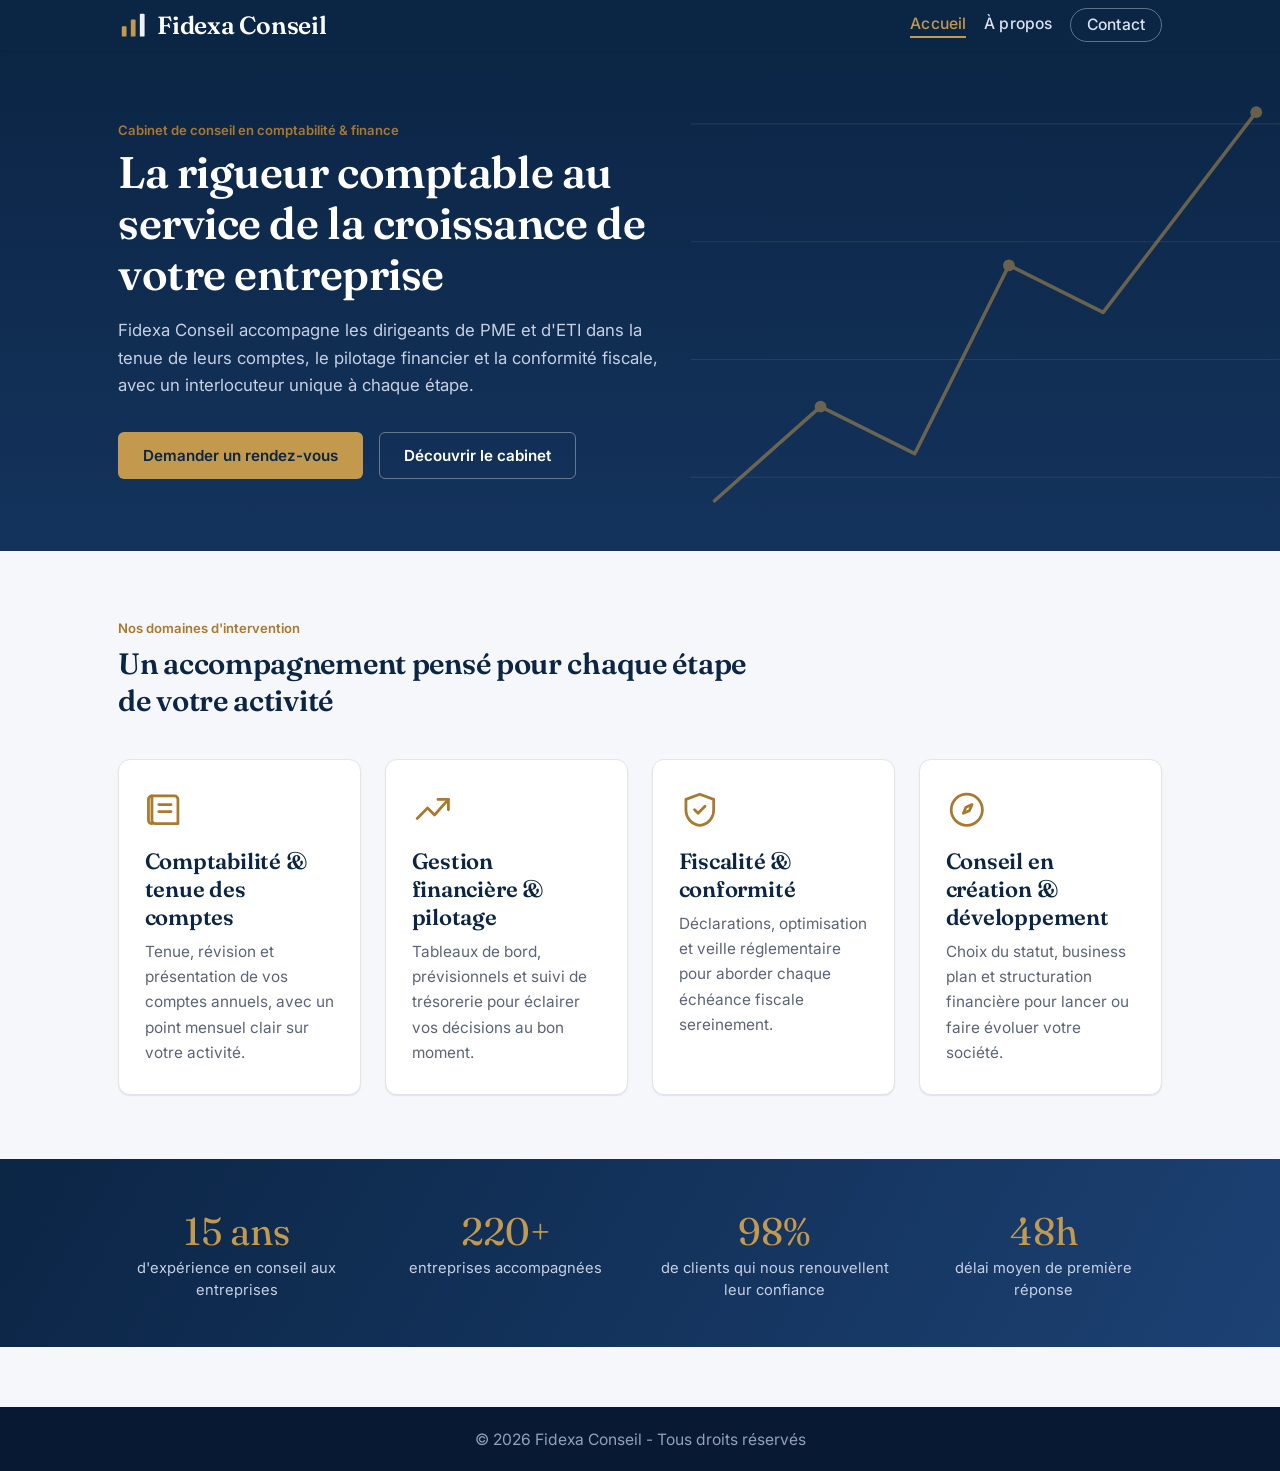
<file: index.html>
<!DOCTYPE html>
<html lang="fr">
<head>
    <meta charset="UTF-8">
    <meta name="viewport" content="width=device-width, initial-scale=1.0">
    <meta name="description" content="Fidexa Conseil accompagne les PME et ETI en comptabilité, gestion financière, fiscalité et conseil en création d'entreprise.">
    <link rel="icon" type="image/svg+xml" href="assets/img/favicon.svg">
    <link rel="preconnect" href="https://fonts.googleapis.com">
    <link rel="preconnect" href="https://fonts.gstatic.com" crossorigin>
    <link href="https://fonts.googleapis.com/css2?family=Fraunces:wght@500;600&family=Inter:wght@400;500;600&display=swap" rel="stylesheet">
    <title>Fidexa Conseil - Expertise comptable &amp; financière</title>
    <link rel="stylesheet" href="assets/css/style.css">
</head>
<body>
    <header id="main-header">
        <nav id="navbar">
            <a id="logo" href="./index.html">
                <span class="logo-mark">
                    <svg viewBox="0 0 32 32" fill="none" xmlns="http://www.w3.org/2000/svg" aria-hidden="true">
                        <rect x="4" y="17" width="5" height="11" rx="1" fill="#c39a4d"/>
                        <rect x="13.5" y="10" width="5" height="18" rx="1" fill="#c39a4d"/>
                        <rect x="23" y="4" width="5" height="24" rx="1" fill="#eef1f7"/>
                    </svg>
                </span>
                Fidexa Conseil
            </a>

            <label id="nav-menu-btn" aria-label="Ouvrir le menu de navigation">
                <input id="nav-btn-check" type="checkbox">
                <span class="nav-menu-icon">
                    <span></span><span></span><span></span>
                </span>
            </label>

            <ul id="nav-menu">
                <li><a href="index.html" class="active">Accueil</a></li>
                <li><a href="a-propos.html">À propos</a></li>
                <li><a href="contact.html" class="cta-link">Contact</a></li>
            </ul>
        </nav>
    </header>
    <main id="main-home">
        <section class="hero">
            <svg class="hero-pattern" viewBox="0 0 500 500" preserveAspectRatio="xMidYMid slice" xmlns="http://www.w3.org/2000/svg" aria-hidden="true">
                <polyline points="20,420 110,340 190,380 270,220 350,260 480,90" fill="none" stroke="#c39a4d" stroke-width="3" stroke-linecap="round" stroke-linejoin="round"/>
                <circle cx="110" cy="340" r="5" fill="#c39a4d"/>
                <circle cx="270" cy="220" r="5" fill="#c39a4d"/>
                <circle cx="480" cy="90" r="5" fill="#c39a4d"/>
                <g stroke="#eef1f7" stroke-width="1" opacity="0.18">
                    <line x1="0" y1="100" x2="500" y2="100"/>
                    <line x1="0" y1="200" x2="500" y2="200"/>
                    <line x1="0" y1="300" x2="500" y2="300"/>
                    <line x1="0" y1="400" x2="500" y2="400"/>
                </g>
            </svg>
            <div class="container">
                <span class="eyebrow">Cabinet de conseil en comptabilité &amp; finance</span>
                <h1>La rigueur comptable au service de la croissance de votre entreprise</h1>
                <p>Fidexa Conseil accompagne les dirigeants de PME et d'ETI dans la tenue de leurs comptes, le pilotage financier et la conformité fiscale, avec un interlocuteur unique à chaque étape.</p>
                <div class="hero-actions">
                    <a href="contact.html" class="btn btn-primary">Demander un rendez-vous</a>
                    <a href="a-propos.html" class="btn btn-ghost">Découvrir le cabinet</a>
                </div>
            </div>
        </section>

        <section class="section section-services">
            <div class="content-section">
                <div class="section-head">
                    <span class="eyebrow">Nos domaines d'intervention</span>
                    <h2>Un accompagnement pensé pour chaque étape de votre activité</h2>
                </div>
                <div class="services-grid">
                    <div class="service-card">
                        <span class="icon">
                            <svg viewBox="0 0 24 24" fill="none" stroke="currentColor" stroke-width="1.6" stroke-linecap="round" stroke-linejoin="round" xmlns="http://www.w3.org/2000/svg" aria-hidden="true">
                                <path d="M4 4h13a2 2 0 0 1 2 2v14H6a2 2 0 0 1-2-2V4Z"/>
                                <path d="M4 4a2 2 0 0 0-2 2v12a2 2 0 0 0 2 2"/>
                                <line x1="8" y1="9" x2="15" y2="9"/>
                                <line x1="8" y1="13" x2="15" y2="13"/>
                            </svg>
                        </span>
                        <h3>Comptabilité &amp; tenue des comptes</h3>
                        <p>Tenue, révision et présentation de vos comptes annuels, avec un point mensuel clair sur votre activité.</p>
                    </div>
                    <div class="service-card">
                        <span class="icon">
                            <svg viewBox="0 0 24 24" fill="none" stroke="currentColor" stroke-width="1.6" stroke-linecap="round" stroke-linejoin="round" xmlns="http://www.w3.org/2000/svg" aria-hidden="true">
                                <polyline points="3 17 9 11 13 15 21 6"/>
                                <polyline points="15 6 21 6 21 12"/>
                            </svg>
                        </span>
                        <h3>Gestion financière &amp; pilotage</h3>
                        <p>Tableaux de bord, prévisionnels et suivi de trésorerie pour éclairer vos décisions au bon moment.</p>
                    </div>
                    <div class="service-card">
                        <span class="icon">
                            <svg viewBox="0 0 24 24" fill="none" stroke="currentColor" stroke-width="1.6" stroke-linecap="round" stroke-linejoin="round" xmlns="http://www.w3.org/2000/svg" aria-hidden="true">
                                <path d="M12 3 4 6v6c0 5 3.4 8.4 8 9 4.6-.6 8-4 8-9V6l-8-3Z"/>
                                <path d="M9 12l2 2 4-4"/>
                            </svg>
                        </span>
                        <h3>Fiscalité &amp; conformité</h3>
                        <p>Déclarations, optimisation et veille réglementaire pour aborder chaque échéance fiscale sereinement.</p>
                    </div>
                    <div class="service-card">
                        <span class="icon">
                            <svg viewBox="0 0 24 24" fill="none" stroke="currentColor" stroke-width="1.6" stroke-linecap="round" stroke-linejoin="round" xmlns="http://www.w3.org/2000/svg" aria-hidden="true">
                                <circle cx="12" cy="12" r="9"/>
                                <path d="M15 9l-3.5 1.5L10 14l3.5-1.5L15 9Z"/>
                            </svg>
                        </span>
                        <h3>Conseil en création &amp; développement</h3>
                        <p>Choix du statut, business plan et structuration financière pour lancer ou faire évoluer votre société.</p>
                    </div>
                </div>
            </div>
        </section>

        <section class="section section-stats">
            <div class="content-section">
                <div>
                    <span class="stat-number">15 ans</span>
                    <span class="stat-label">d'expérience en conseil aux entreprises</span>
                </div>
                <div>
                    <span class="stat-number">220+</span>
                    <span class="stat-label">entreprises accompagnées</span>
                </div>
                <div>
                    <span class="stat-number">98%</span>
                    <span class="stat-label">de clients qui nous renouvellent leur confiance</span>
                </div>
                <div>
                    <span class="stat-number">48h</span>
                    <span class="stat-label">délai moyen de première réponse</span>
                </div>
            </div>
        </section>
    </main>
    <footer>
        &copy; 2026 Fidexa Conseil - Tous droits réservés
    </footer>
</body>
</html>
</file>
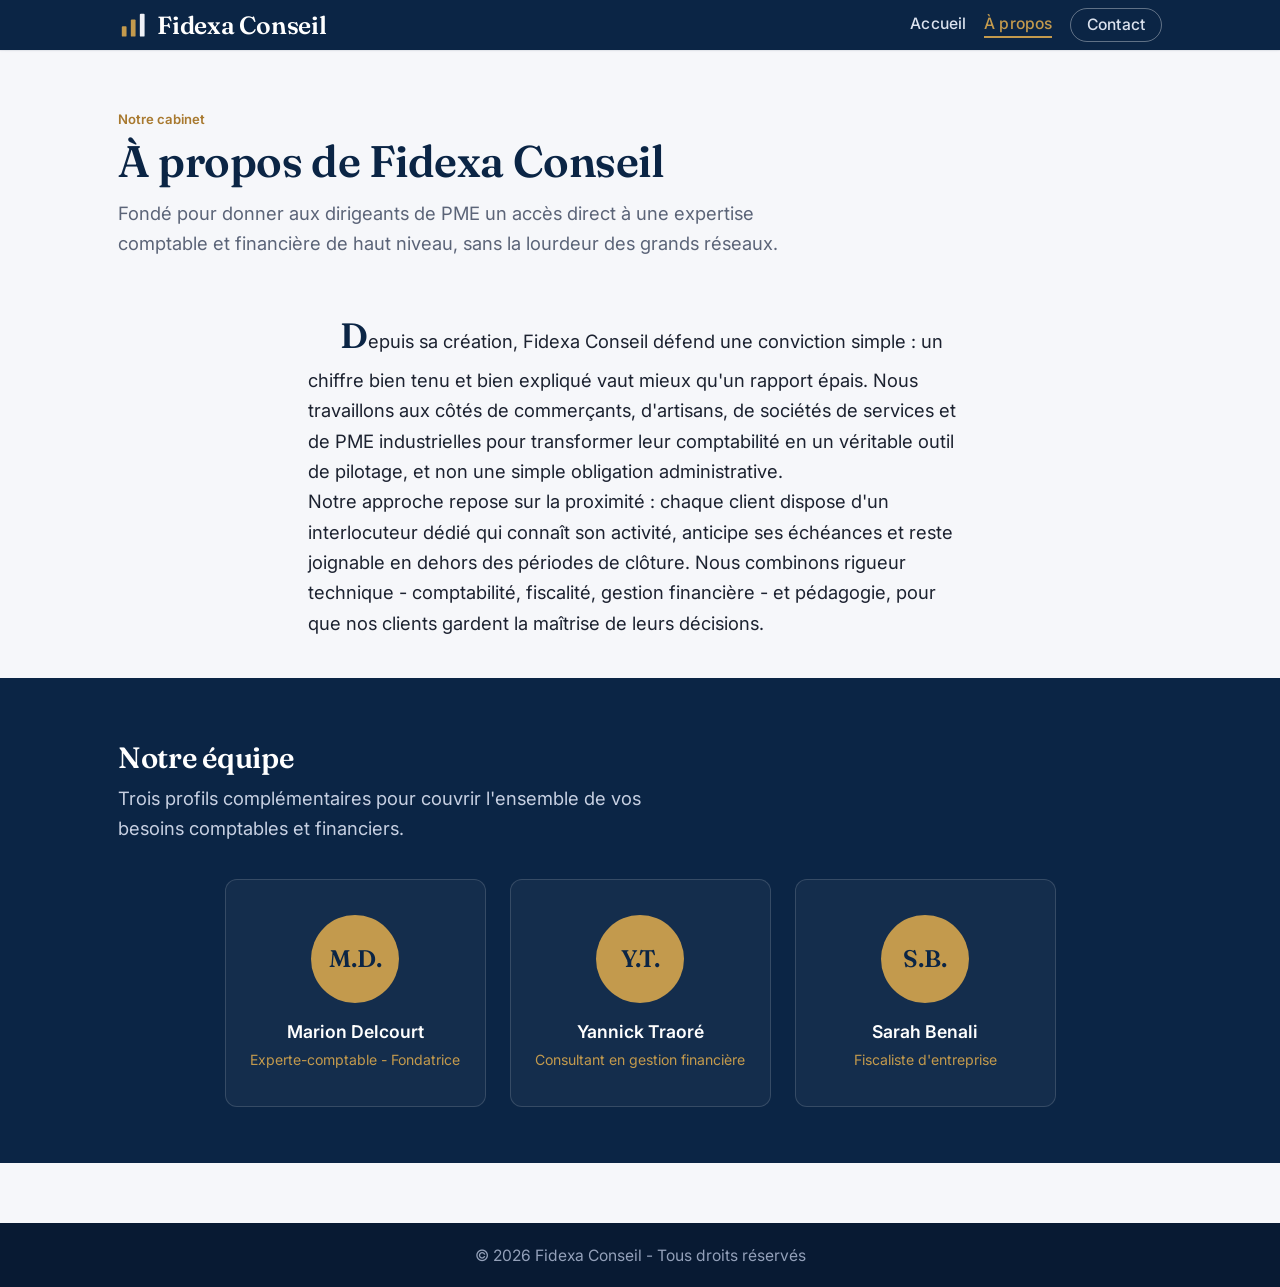
<file: a-propos.html>
<!DOCTYPE html>
<html lang="fr">
<head>
    <meta charset="UTF-8">
    <meta name="viewport" content="width=device-width, initial-scale=1.0">
    <meta name="description" content="Découvrez Fidexa Conseil, cabinet de conseil en comptabilité et finance d'entreprise, et l'équipe qui accompagne ses clients.">
    <link rel="icon" type="image/svg+xml" href="assets/img/favicon.svg">
    <link rel="preconnect" href="https://fonts.googleapis.com">
    <link rel="preconnect" href="https://fonts.gstatic.com" crossorigin>
    <link href="https://fonts.googleapis.com/css2?family=Fraunces:wght@500;600&family=Inter:wght@400;500;600&display=swap" rel="stylesheet">
    <title>À propos - Fidexa Conseil</title>
    <link rel="stylesheet" href="assets/css/style.css">
</head>
<body>
    <header id="main-header">
        <nav id="navbar">
            <a id="logo" href="./index.html">
                <span class="logo-mark">
                    <svg viewBox="0 0 32 32" fill="none" xmlns="http://www.w3.org/2000/svg" aria-hidden="true">
                        <rect x="4" y="17" width="5" height="11" rx="1" fill="#c39a4d"/>
                        <rect x="13.5" y="10" width="5" height="18" rx="1" fill="#c39a4d"/>
                        <rect x="23" y="4" width="5" height="24" rx="1" fill="#eef1f7"/>
                    </svg>
                </span>
                Fidexa Conseil
            </a>

            <label id="nav-menu-btn" aria-label="Ouvrir le menu de navigation">
                <input id="nav-btn-check" type="checkbox">
                <span class="nav-menu-icon">
                    <span></span><span></span><span></span>
                </span>
            </label>

            <ul id="nav-menu">
                <li><a href="index.html">Accueil</a></li>
                <li><a href="a-propos.html" class="active">À propos</a></li>
                <li><a href="contact.html" class="cta-link">Contact</a></li>
            </ul>
        </nav>
    </header>
    <main id="main-about">
        <div class="container">
            <span class="eyebrow">Notre cabinet</span>
            <h1>À propos de Fidexa Conseil</h1>
            <p>Fondé pour donner aux dirigeants de PME un accès direct à une expertise comptable et financière de haut niveau, sans la lourdeur des grands réseaux.</p>
        </div>
        <section class="section intro">
            <div class="content-section">
                <p class="special-paragraph">
                    Depuis sa création, Fidexa Conseil défend une conviction simple : un chiffre bien tenu et bien expliqué vaut mieux qu'un rapport épais. Nous travaillons aux côtés de commerçants, d'artisans, de sociétés de services et de PME industrielles pour transformer leur comptabilité en un véritable outil de pilotage, et non une simple obligation administrative.
                </p>
                <p>
                    Notre approche repose sur la proximité : chaque client dispose d'un interlocuteur dédié qui connaît son activité, anticipe ses échéances et reste joignable en dehors des périodes de clôture. Nous combinons rigueur technique - comptabilité, fiscalité, gestion financière - et pédagogie, pour que nos clients gardent la maîtrise de leurs décisions.
                </p>
            </div>
        </section>
        <section class="section members">
            <div class="content-section">
                <h2>Notre équipe</h2>
                <p>Trois profils complémentaires pour couvrir l'ensemble de vos besoins comptables et financiers.</p>
                <div class="member-list">
                    <div class="member-item">
                        <div class="picture">M.D.</div>
                        <div>
                            <div class="member-name">Marion Delcourt</div>
                            <div class="member-role">Experte-comptable - Fondatrice</div>
                        </div>
                    </div>
                    <div class="member-item">
                        <div class="picture">Y.T.</div>
                        <div>
                            <div class="member-name">Yannick Traoré</div>
                            <div class="member-role">Consultant en gestion financière</div>
                        </div>
                    </div>
                    <div class="member-item">
                        <div class="picture">S.B.</div>
                        <div>
                            <div class="member-name">Sarah Benali</div>
                            <div class="member-role">Fiscaliste d'entreprise</div>
                        </div>
                    </div>
                </div>
            </div>
        </section>
    </main>
    <footer>
        &copy; 2026 Fidexa Conseil - Tous droits réservés
    </footer>
</body>
</html>
</file>
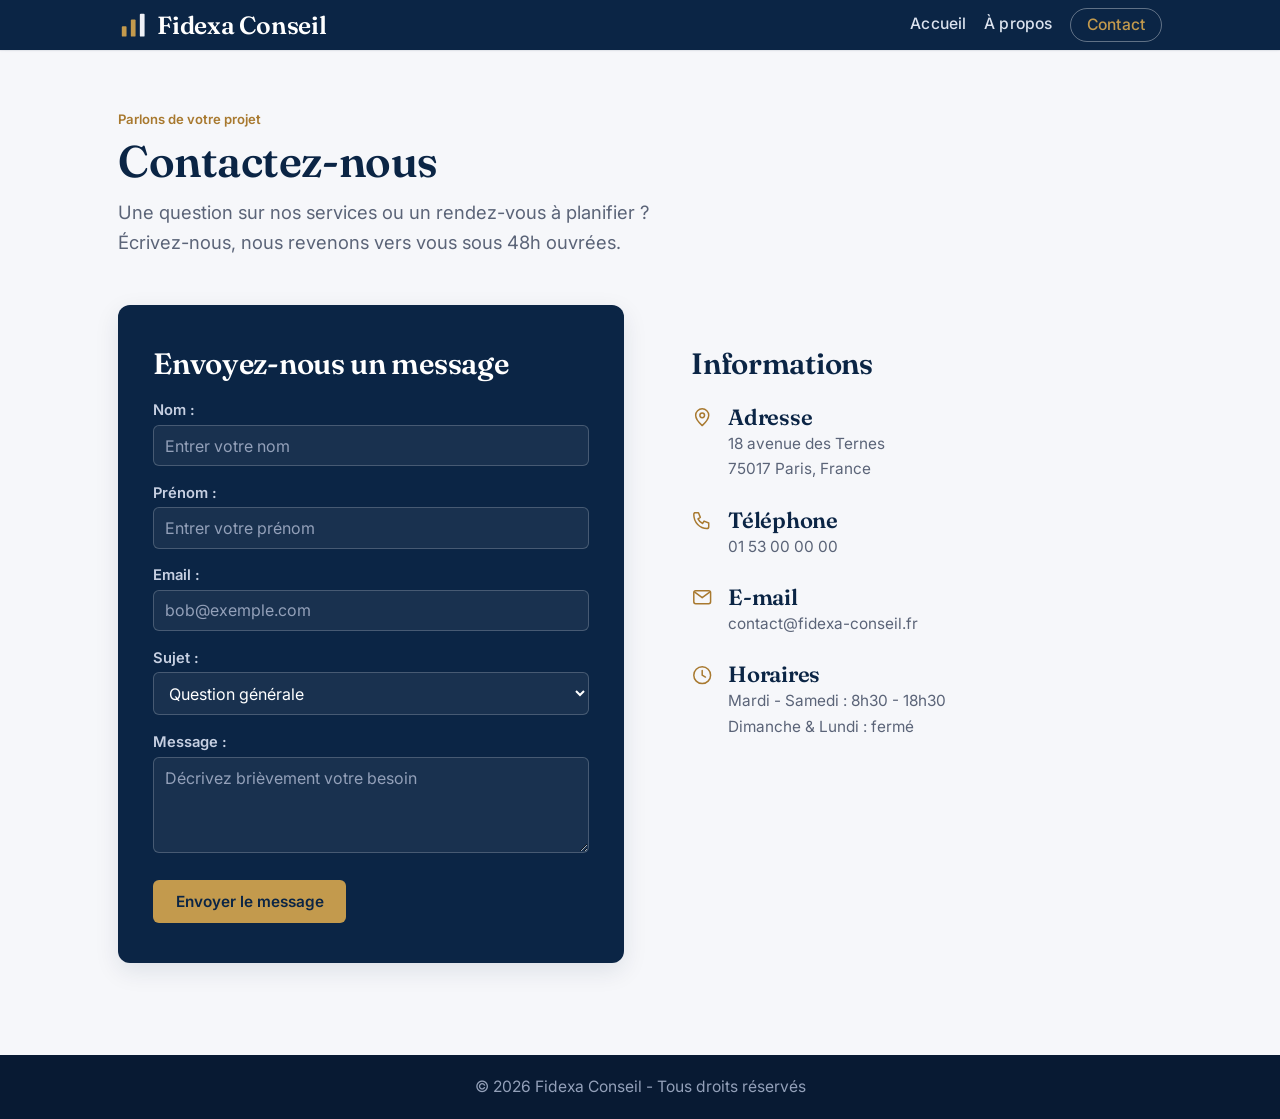
<file: contact.html>
<!DOCTYPE html>
<html lang="fr">
<head>
    <meta charset="UTF-8">
    <meta name="viewport" content="width=device-width, initial-scale=1.0">
    <meta name="description" content="Contactez Fidexa Conseil pour un rendez-vous ou une question sur nos services de comptabilité, gestion financière ou fiscalité.">
    <link rel="icon" type="image/svg+xml" href="assets/img/favicon.svg">
    <link rel="preconnect" href="https://fonts.googleapis.com">
    <link rel="preconnect" href="https://fonts.gstatic.com" crossorigin>
    <link href="https://fonts.googleapis.com/css2?family=Fraunces:wght@500;600&family=Inter:wght@400;500;600&display=swap" rel="stylesheet">
    <title>Contact - Fidexa Conseil</title>
    <link rel="stylesheet" href="assets/css/style.css">
</head>
<body>
    <header id="main-header">
        <nav id="navbar">
            <a id="logo" href="./index.html">
                <span class="logo-mark">
                    <svg viewBox="0 0 32 32" fill="none" xmlns="http://www.w3.org/2000/svg" aria-hidden="true">
                        <rect x="4" y="17" width="5" height="11" rx="1" fill="#c39a4d"/>
                        <rect x="13.5" y="10" width="5" height="18" rx="1" fill="#c39a4d"/>
                        <rect x="23" y="4" width="5" height="24" rx="1" fill="#eef1f7"/>
                    </svg>
                </span>
                Fidexa Conseil
            </a>

            <label id="nav-menu-btn" aria-label="Ouvrir le menu de navigation">
                <input id="nav-btn-check" type="checkbox">
                <span class="nav-menu-icon">
                    <span></span><span></span><span></span>
                </span>
            </label>

            <ul id="nav-menu">
                <li><a href="index.html">Accueil</a></li>
                <li><a href="a-propos.html">À propos</a></li>
                <li><a href="contact.html" class="active cta-link">Contact</a></li>
            </ul>
        </nav>
    </header>
    <main id="main-contact">
        <div class="container">
            <span class="eyebrow">Parlons de votre projet</span>
            <h1>Contactez-nous</h1>
            <p>Une question sur nos services ou un rendez-vous à planifier ? Écrivez-nous, nous revenons vers vous sous 48h ouvrées.</p>
        </div>
        <section class="section">
            <div class="content-section">
                <div class="form-container">
                    <h2>Envoyez-nous un message</h2>
                    <form id="form" action="https://api.web3forms.com/submit" method="POST">
                        <input type="hidden" name="access_key" value="6fc9c2f1-6a0d-4087-9f2a-0637280c9c11">
                        <input type="hidden" name="redirect" value="https://docaridr.github.io/company-fhc-group/merci.html">
                        <div class="group-form">
                            <label class="field-name" for="lastName">Nom :</label>
                            <input class="field" id="lastName" type="text" name="lastName" placeholder="Entrer votre nom" required>
                        </div>
                        <div class="group-form">
                            <label class="field-name" for="firstName">Prénom :</label>
                            <input class="field" id="firstName" type="text" name="firstName" placeholder="Entrer votre prénom" required>
                        </div>
                        <div class="group-form">
                            <label class="field-name" for="email">Email :</label>
                            <input class="field" id="email" type="email" name="email" placeholder="bob@exemple.com" required>
                        </div>
                        <div class="group-form">
                            <label class="field-name" for="subject">Sujet :</label>
                            <select class="field" name="subject" id="subject">
                                <option value="qg">Question générale</option>
                                <option value="devis">Demande de devis</option>
                                <option value="compta">Comptabilité &amp; tenue des comptes</option>
                                <option value="gestion">Gestion financière</option>
                                <option value="fiscal">Fiscalité &amp; conformité</option>
                                <option value="creation">Création d'entreprise</option>
                            </select>
                        </div>
                        <div class="group-form">
                            <label class="field-name" for="message">Message :</label>
                            <textarea class="msg-field" name="msg" id="message" placeholder="Décrivez brièvement votre besoin"></textarea>
                        </div>
                        <input type="checkbox" name="botcheck" class="hidden" style="display: none;">
                        <button id="btn" type="submit">Envoyer le message</button>
                    </form>
                </div>
                <div class="infos-container">
                    <h2>Informations</h2>
                    <div class="infos-list">
                        <div class="info-item">
                            <span class="icon">
                                <svg viewBox="0 0 24 24" fill="none" stroke="currentColor" stroke-width="1.6" stroke-linecap="round" stroke-linejoin="round" xmlns="http://www.w3.org/2000/svg" aria-hidden="true">
                                    <path d="M12 21s-7-6.1-7-11a7 7 0 0 1 14 0c0 4.9-7 11-7 11Z"/>
                                    <circle cx="12" cy="10" r="2.5"/>
                                </svg>
                            </span>
                            <div>
                                <h3>Adresse</h3>
                                <p>18 avenue des Ternes<br>75017 Paris, France</p>
                            </div>
                        </div>
                        <div class="info-item">
                            <span class="icon">
                                <svg viewBox="0 0 24 24" fill="none" stroke="currentColor" stroke-width="1.6" stroke-linecap="round" stroke-linejoin="round" xmlns="http://www.w3.org/2000/svg" aria-hidden="true">
                                    <path d="M4 4h4l2 5-2.5 1.5a11 11 0 0 0 5 5L14 13l5 2v4a2 2 0 0 1-2 2C9.5 21 3 14.5 3 6a2 2 0 0 1 1-2Z"/>
                                </svg>
                            </span>
                            <div>
                                <h3>Téléphone</h3>
                                <p><a href="tel:+33153000000">01 53 00 00 00</a></p>
                            </div>
                        </div>
                        <div class="info-item">
                            <span class="icon">
                                <svg viewBox="0 0 24 24" fill="none" stroke="currentColor" stroke-width="1.6" stroke-linecap="round" stroke-linejoin="round" xmlns="http://www.w3.org/2000/svg" aria-hidden="true">
                                    <rect x="3" y="5" width="18" height="14" rx="2"/>
                                    <path d="m4 6.5 8 6 8-6"/>
                                </svg>
                            </span>
                            <div>
                                <h3>E-mail</h3>
                                <p><a href="mailto:contact@fidexa-conseil.fr">contact@fidexa-conseil.fr</a></p>
                            </div>
                        </div>
                        <div class="info-item">
                            <span class="icon">
                                <svg viewBox="0 0 24 24" fill="none" stroke="currentColor" stroke-width="1.6" stroke-linecap="round" stroke-linejoin="round" xmlns="http://www.w3.org/2000/svg" aria-hidden="true">
                                    <circle cx="12" cy="12" r="9"/>
                                    <path d="M12 7v5l3.5 2"/>
                                </svg>
                            </span>
                            <div>
                                <h3>Horaires</h3>
                                <p>Mardi - Samedi : 8h30 - 18h30<br>Dimanche &amp; Lundi : fermé</p>
                            </div>
                        </div>
                    </div>
                </div>
            </div>
        </section>
    </main>
    <footer>
        &copy; 2026 Fidexa Conseil - Tous droits réservés
    </footer>
</body>
</html>
</file>
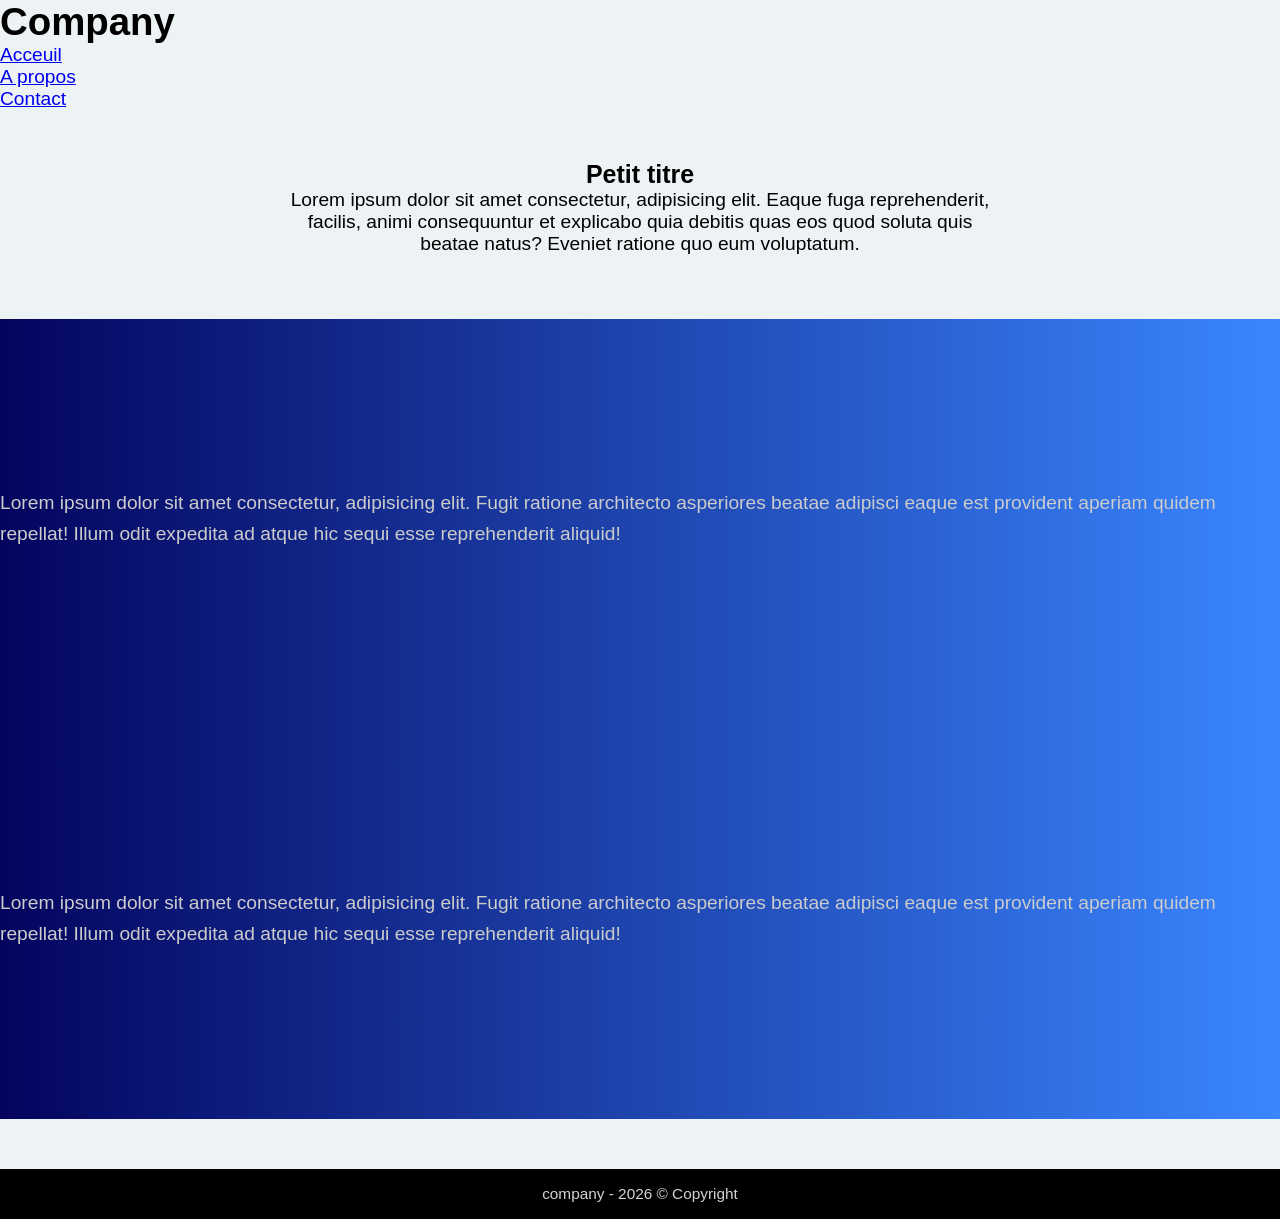
<file: home.html>
<!DOCTYPE html>
<html lang="fr">
<head>
    <meta charset="UTF-8">
    <meta name="viewport" content="width=device-width, initial-scale=1.0">
    <title>Home - Company</title>
    <link rel="stylesheet" href="style.css">
</head>
<body>
    <header id="header-page">
        <div>
            <h1>Company</h1>
            <nav id="menu">
                <ul>
                    <li><a class="nav-link" href="home.html">Acceuil</a></li>
                    <li><a class="nav-link" href="a-propos.html">A propos</a></li>
                    <li><a class="nav-link" href="contact.html">Contact</a></li>
                </ul>
            </nav>
        </div>
    </header>
    <main id="main-home">
        <div class="container">
            <h2>Petit titre</h2>
            <p>Lorem ipsum dolor sit amet consectetur, adipisicing elit. Eaque fuga reprehenderit, facilis, animi consequuntur et explicabo quia debitis quas eos quod soluta quis beatae natus? Eveniet ratione quo eum voluptatum.</p>
        </div>
        <section>
            <p>
                Lorem ipsum dolor sit amet consectetur, adipisicing elit. Fugit ratione architecto asperiores beatae adipisci eaque est provident aperiam quidem repellat! Illum odit expedita ad atque hic sequi esse reprehenderit aliquid!
            </p>
            <p>
                Lorem ipsum dolor sit amet consectetur, adipisicing elit. Fugit ratione architecto asperiores beatae adipisci eaque est provident aperiam quidem repellat! Illum odit expedita ad atque hic sequi esse reprehenderit aliquid!
            </p>
        </section>
    </main>
    <footer>
        company - 2026 &copy; Copyright
    </footer>
</body>
</html>
</file>
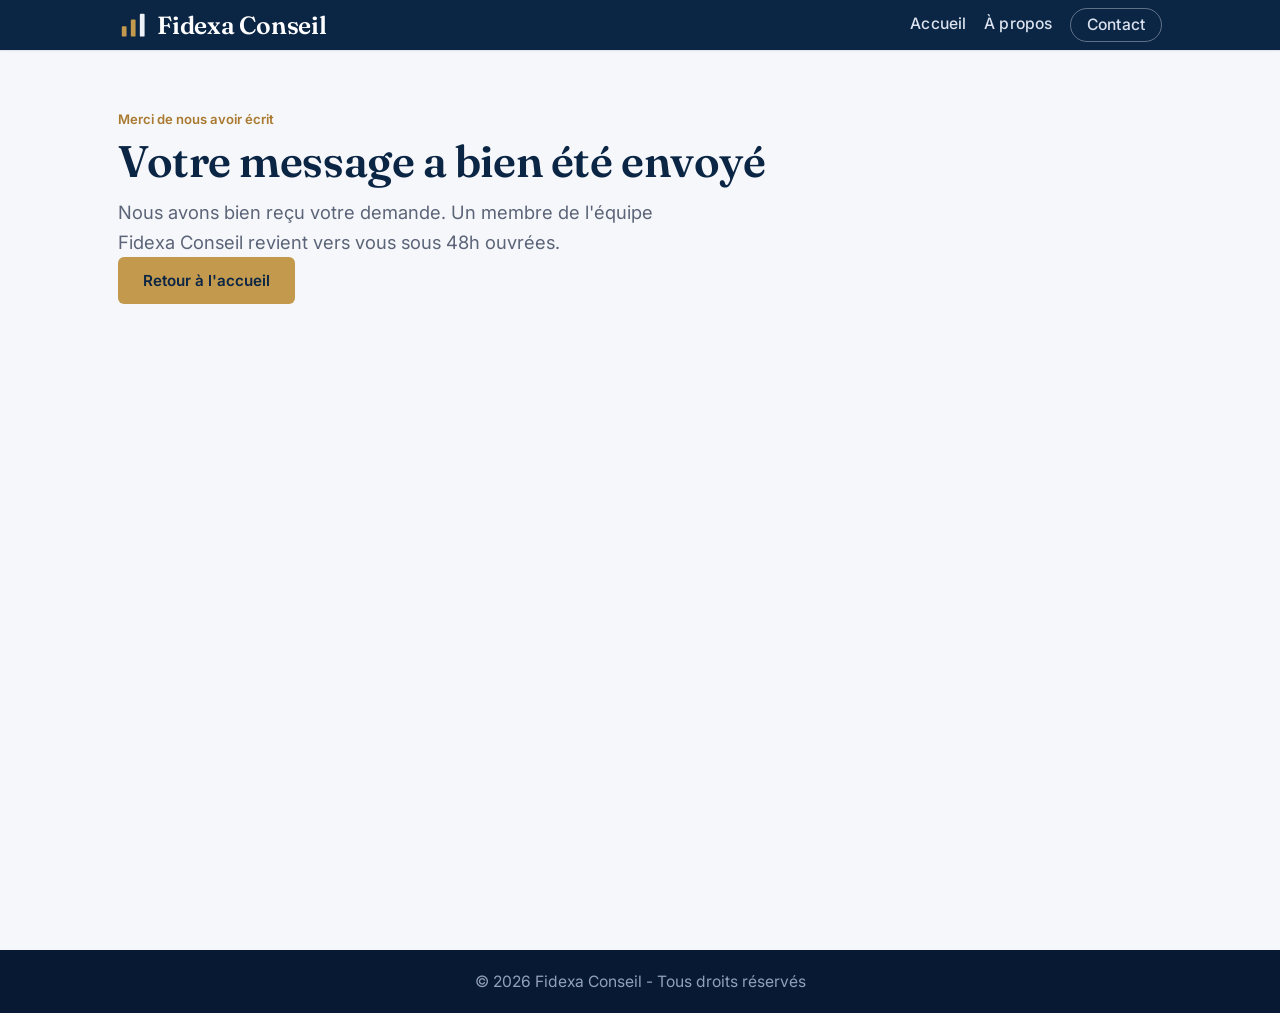
<file: merci.html>
<!DOCTYPE html>
<html lang="fr">
<head>
    <meta charset="UTF-8">
    <meta name="viewport" content="width=device-width, initial-scale=1.0">
    <meta name="description" content="Votre message a bien été envoyé à Fidexa Conseil. Nous revenons vers vous sous 48h ouvrées.">
    <link rel="icon" type="image/svg+xml" href="assets/img/favicon.svg">
    <link rel="preconnect" href="https://fonts.googleapis.com">
    <link rel="preconnect" href="https://fonts.gstatic.com" crossorigin>
    <link href="https://fonts.googleapis.com/css2?family=Fraunces:wght@500;600&family=Inter:wght@400;500;600&display=swap" rel="stylesheet">
    <title>Message envoyé - Fidexa Conseil</title>
    <link rel="stylesheet" href="assets/css/style.css">
</head>
<body>
    <header id="main-header">
        <nav id="navbar">
            <a id="logo" href="./index.html">
                <span class="logo-mark">
                    <svg viewBox="0 0 32 32" fill="none" xmlns="http://www.w3.org/2000/svg" aria-hidden="true">
                        <rect x="4" y="17" width="5" height="11" rx="1" fill="#c39a4d"/>
                        <rect x="13.5" y="10" width="5" height="18" rx="1" fill="#c39a4d"/>
                        <rect x="23" y="4" width="5" height="24" rx="1" fill="#eef1f7"/>
                    </svg>
                </span>
                Fidexa Conseil
            </a>

            <label id="nav-menu-btn" aria-label="Ouvrir le menu de navigation">
                <input id="nav-btn-check" type="checkbox">
                <span class="nav-menu-icon">
                    <span></span><span></span><span></span>
                </span>
            </label>

            <ul id="nav-menu">
                <li><a href="index.html">Accueil</a></li>
                <li><a href="a-propos.html">À propos</a></li>
                <li><a href="contact.html" class="cta-link">Contact</a></li>
            </ul>
        </nav>
    </header>
    <main id="main-contact">
        <div class="container">
            <span class="eyebrow">Merci de nous avoir écrit</span>
            <h1>Votre message a bien été envoyé</h1>
            <p>Nous avons bien reçu votre demande. Un membre de l'équipe Fidexa Conseil revient vers vous sous 48h ouvrées.</p>
            <a href="index.html" class="btn btn-primary">Retour à l'accueil</a>
        </div>
    </main>
    <footer>
        &copy; 2026 Fidexa Conseil - Tous droits réservés
    </footer>
</body>
</html>
</file>
<file: assets/css/style.css>
:root {
    /* Couleurs */
    --navy-900: #0b2545;
    --navy-800: #14335c;
    --navy-700: #1c4173;
    --gold-600: #a8792f;
    --gold-500: #c39a4d;
    --bg: #f6f7fa;
    --surface: #ffffff;
    --ink: #1c2230;
    --slate: #5b6478;
    --line: #e2e5ec;
    --cream: #ece7dc;

    /* Typo */
    --font-display: 'Fraunces', serif;
    --font-body: 'Inter', sans-serif;

    /* Ombres / rayons */
    --shadow-sm: 0 1px 2px rgba(11, 37, 69, .06), 0 1px 1px rgba(11, 37, 69, .04);
    --shadow-md: 0 8px 24px rgba(11, 37, 69, .10);
    --radius-sm: 6px;
    --radius-md: 12px;
}

* {
    box-sizing: border-box;
    margin: 0;
    padding: 0;
}

body {
    background-color: var(--bg);
    font-family: var(--font-body);
    font-size: 1.15rem;
    color: var(--ink);
}

a {
    color: inherit;
}

/*     HEADER   */

#main-header {
    color: #dbe2ee;
    background-color: var(--navy-900);
    position: sticky;
    top: 0;
    z-index: 20;
    box-shadow: var(--shadow-sm);
}

#main-header #navbar {
    display: flex;
    justify-content: space-between;
    align-items: center;
    max-width: 1140px;
    padding: 0 3rem;
    margin: 0 auto;
    position: relative;
    color: #dbe2ee;
}

#navbar #logo {
    display: flex;
    align-items: center;
    gap: .55rem;
    font-size: 1.55rem;
    font-weight: 600;
    letter-spacing: -.01em;
    margin: .6rem 0;
    text-decoration: none;
    color: #fff;
}

#navbar #logo .logo-mark {
    display: inline-flex;
    width: 1.9rem;
    height: 1.9rem;
    flex-shrink: 0;
}

#navbar #logo .logo-mark svg {
    width: 100%;
    height: 100%;
}

#nav-menu-btn {
    display: none;
}

#nav-menu-btn #nav-btn-check {
    display: none;
}

#nav-menu {
    list-style: none;
    display: flex;
    justify-content: center;
    gap: 1.1rem;
    align-items: center;
    height: 3rem;
}

#nav-menu li a {
    display: inline-block;
    text-decoration: none;
    color: inherit;
    font-size: .98rem;
    font-weight: 500;
    letter-spacing: .01em;
    border-bottom: 2px solid transparent;
    padding-bottom: .2rem;
    transition: color .2s ease, border-color .2s ease;
}

#nav-menu li a:hover, #nav-menu li a:focus-visible, #nav-menu li a.active {
    color: var(--gold-500);
    border-bottom-color: var(--gold-500);
    outline: none;
}

#nav-menu li a.cta-link {
    border: 1px solid rgba(255, 255, 255, .35);
    border-radius: 999px;
    padding: .4rem 1rem;
}

#nav-menu li a.cta-link:hover, #nav-menu li a.cta-link:focus-visible {
    border-color: var(--gold-500);
}

/*  END HEADER    */

/*  Universal Style     */
h1, h2, h3, #logo {
    font-family: var(--font-display);
    font-weight: 600;
    letter-spacing: -.01em;
    color: var(--navy-900);
}

#main-home .container h1, #main-contact h1, #main-about .container h1 {
    font-size: 2.4em;
    line-height: 1.15;
}

#main-home h2, #main-contact h2, #main-about h2 {
    font-size: 1.6em;
}

#main-home h3, #main-contact h3, #main-about h3 {
    font-size: 1.2em;
}

p {
    line-height: 1.65;
    color: var(--ink);
}

.eyebrow {
    display: inline-block;
    font-size: .82rem;
    font-weight: 600;
    color: var(--gold-600);
    margin-bottom: .6rem;
}

.content-section, .container {
    max-width: 1140px;
    padding: 2rem 3rem;
    margin: 0 auto;
}

.container {
    padding-block: 0;
}
/*  end Universal style   */

/*    MAIN   */

main {
    padding: 0 0 60px;
}

/* --- Accueil : hero --- */
#main-home .hero {
    background: linear-gradient(180deg, var(--navy-900) 0%, var(--navy-800) 100%);
    color: #eef1f7;
    position: relative;
    overflow: hidden;
}

#main-home .hero .container {
    display: flex;
    flex-direction: column;
    align-items: flex-start;
    padding-top: 4.5rem;
    padding-bottom: 4.5rem;
    position: relative;
    z-index: 2;
}

#main-home .hero h1 {
    color: #fff;
    max-width: 640px;
}

#main-home .hero p {
    max-width: 560px;
    color: #c7d0e2;
    margin-top: 1.1rem;
    font-size: 1.05rem;
}

.hero-actions {
    display: flex;
    gap: 1rem;
    margin-top: 2rem;
    flex-wrap: wrap;
}

.btn {
    display: inline-flex;
    align-items: center;
    gap: .5rem;
    font-family: var(--font-body);
    font-weight: 600;
    font-size: .95rem;
    padding: .8rem 1.5rem;
    border-radius: var(--radius-sm);
    text-decoration: none;
    transition: transform .15s ease, box-shadow .15s ease, background-color .15s ease;
    border: 1px solid transparent;
}

.btn-primary {
    background-color: var(--gold-500);
    color: var(--navy-900);
}

.btn-primary:hover {
    background-color: var(--gold-600);
}

.btn-ghost {
    color: #fff;
    border-color: rgba(255, 255, 255, .35);
}

.btn-ghost:hover {
    border-color: #fff;
}

.btn:focus-visible {
    outline: 2px solid var(--gold-500);
    outline-offset: 2px;
}

.hero-pattern {
    position: absolute;
    top: 0;
    right: 0;
    height: 100%;
    width: 46%;
    opacity: .5;
    z-index: 1;
    pointer-events: none;
}

@media (max-width: 900px) {
    .hero-pattern {
        width: 70%;
        opacity: .3;
    }
}

/* --- Accueil : services --- */
.section-services {
    background-color: var(--bg);
}

.section-services .content-section {
    padding-top: 4rem;
    padding-bottom: 4rem;
}

.section-services .section-head {
    max-width: 640px;
    margin-bottom: 2.5rem;
}

.services-grid {
    display: grid;
    grid-template-columns: repeat(auto-fit, minmax(230px, 1fr));
    gap: 1.5rem;
}

.service-card {
    background-color: var(--surface);
    border: 1px solid var(--line);
    border-radius: var(--radius-md);
    padding: 1.8rem 1.6rem;
    box-shadow: var(--shadow-sm);
    transition: box-shadow .2s ease, transform .2s ease;
}

.service-card:hover {
    box-shadow: var(--shadow-md);
    transform: translateY(-2px);
}

.service-card .icon {
    width: 2.6rem;
    height: 2.6rem;
    color: var(--gold-600);
    margin-bottom: 1rem;
    display: inline-block;
}

.service-card .icon svg {
    width: 100%;
    height: 100%;
}

.service-card h3 {
    margin-bottom: .5rem;
    font-size: 1.15rem;
}

.service-card p {
    font-size: .96rem;
    color: var(--slate);
}

/* --- Accueil : chiffres clés --- */
.section-stats {
    background: linear-gradient(120deg, var(--navy-900), var(--navy-700));
    color: #fff;
}

.section-stats .content-section {
    display: grid;
    grid-template-columns: repeat(auto-fit, minmax(160px, 1fr));
    gap: 2rem;
    padding-top: 3rem;
    padding-bottom: 3rem;
    text-align: center;
}

.stat-number {
    font-family: var(--font-display);
    font-size: 2.4rem;
    color: var(--gold-500);
    display: block;
}

.stat-label {
    font-size: .92rem;
    color: #c7d0e2;
    margin-top: .3rem;
}

/*   A Propos   */
#main-about .container {
    text-align: left;
    padding-top: 3.5rem;
    padding-bottom: 1rem;
}

#main-about .container p {
    max-width: 680px;
    color: var(--slate);
    margin-top: .7rem;
}

#main-about .section {
    line-height: 1.65;
}

#main-about .intro .content-section {
    max-width: 760px;
}

.special-paragraph {
    text-indent: 2rem;
}

.special-paragraph:first-letter {
    font-family: var(--font-display);
    font-weight: 600;
    font-style: normal;
    font-size: 2.2rem;
    color: var(--navy-900);
}

#main-about .section + .section {
    margin-top: .5rem;
}

.section.members {
    color: #eef1f7;
    background-color: var(--navy-900);
}

.section.members .content-section {
    padding-top: 3.5rem;
    padding-bottom: 3.5rem;
}

.section.members h2 {
    color: #fff;
}

.section.members > .content-section > p {
    color: #c7d0e2;
    max-width: 560px;
}

.section.members .member-list {
    max-width: 100%;
    margin: 2.2rem auto 0;
    display: flex;
    flex-wrap: wrap;
    justify-content: center;
    gap: 1.5rem;
}

.member-item {
    display: flex;
    flex-direction: column;
    align-items: center;
    gap: .9rem;
    min-width: 220px;
    width: 25%;
    border-radius: var(--radius-md);
    border: 1px solid rgba(255, 255, 255, .14);
    background-color: rgba(255, 255, 255, .04);
    padding: 2.2rem 1.5rem;
    transition: transform .3s ease, background-color .3s ease;
    text-align: center;
}

.member-item:hover {
    transform: translateY(-4px);
    background-color: rgba(255, 255, 255, .07);
}

.member-item .picture {
    display: flex;
    justify-content: center;
    align-items: center;
    width: 88px;
    height: 88px;
    border-radius: 50%;
    background-color: var(--gold-500);
    color: var(--navy-900);
    font-family: var(--font-display);
    font-size: 1.5rem;
    font-weight: 600;
}

.member-item .member-name {
    font-size: 1.1rem;
    font-weight: 600;
    text-align: center;
    color: #fff;
}

.member-item .member-role {
    font-size: .88rem;
    text-align: center;
    color: var(--gold-500);
    margin-top: .1rem;
}
/*   End A Propos   */

/*      CONTACT     */
#main-contact {
    min-height: 100vh;
}

#main-contact .container {
    padding-top: 3.5rem;
    padding-bottom: .5rem;
}

#main-contact .container p {
    color: var(--slate);
    max-width: 560px;
    margin-top: .6rem;
}

#main-contact .content-section {
    display: flex;
    justify-content: center;
    flex-wrap: wrap;
    gap: 2rem;
    padding-top: 2.5rem;
}

.section .form-container {
    flex: 1;
    color: #eef1f7;
    background-color: var(--navy-900);
    border-radius: var(--radius-md);
    padding: 2.5rem 2.2rem;
    min-width: 300px;
    box-shadow: var(--shadow-md);
}

.form-container h2 {
    color: #fff;
}

.form-container #form {
    margin-top: 1.2rem;
}

.section .infos-container {
    flex: 1;
    padding: 2.5rem 2.2rem;
    min-width: 300px;
}

.infos-container .infos-list {
    margin-top: 1.3rem;
    display: flex;
    flex-direction: column;
    align-items: flex-start;
    row-gap: 1.5rem;
}

.info-item {
    display: flex;
    gap: .9rem;
    align-items: flex-start;
}

.info-item .icon {
    width: 1.4rem;
    height: 1.4rem;
    color: var(--gold-600);
    flex-shrink: 0;
    margin-top: .2rem;
}

.info-item .icon svg {
    width: 100%;
    height: 100%;
}

.info-item h3 {
    font-size: 1rem;
    color: var(--navy-900);
}

.info-item p {
    color: var(--slate);
    font-size: .96rem;
}

.infos-list a {
    text-decoration: none;
    color: inherit;
}

.infos-list a:hover {
    text-decoration: underline;
    text-decoration-color: var(--gold-600);
}

#main-contact #form {
    display: flex;
    flex-direction: column;
    gap: 1.1rem;
}

#form .group-form {
    display: flex;
    flex-direction: column;
    row-gap: .35rem;
}

.group-form .field-name {
    font-size: .92rem;
    font-weight: 600;
    color: #c7d0e2;
}

.group-form .field, .group-form .msg-field {
    font-family: var(--font-body);
    font-size: 1rem;
    padding: .6rem .7rem;
    border-radius: var(--radius-sm);
    border: 1px solid rgba(255, 255, 255, .2);
    background-color: rgba(255, 255, 255, .06);
    color: #fff;
    transition: border-color .2s ease, background-color .2s ease;
}

.group-form .field::placeholder, .group-form .msg-field::placeholder {
    color: #93a0b9;
}

.group-form .field:focus-visible, .group-form .msg-field:focus-visible {
    outline: none;
    border-color: var(--gold-500);
    background-color: rgba(255, 255, 255, .1);
}

.group-form select.field option {
    background-color: var(--navy-800);
    color: #fff;
}

.group-form .msg-field {
    resize: vertical;
    min-height: 6rem;
    line-height: 1.4;
}

#form #btn {
    font-family: var(--font-body);
    font-size: .96rem;
    font-weight: 600;
    padding: .75rem 1.4rem;
    margin-top: .6rem;
    border: none;
    border-radius: var(--radius-sm);
    background-color: var(--gold-500);
    color: var(--navy-900);
    cursor: pointer;
    transition: background-color .2s ease;
    align-self: flex-start;
}

#form #btn:hover {
    background-color: var(--gold-600);
}

#form #btn:focus-visible {
    outline: 2px solid #fff;
    outline-offset: 2px;
}
/*      End CONTACT     */
/*  END MAIN */

/*  FOOTER */

footer {
    display: flex;
    justify-content: center;
    align-items: center;
    background-color: #081a33;
    color: #93a0b9;
    padding: 1.4rem 1.5rem;
    margin: 0 auto;
    font-size: .85em;
}

/*  END FOOTER*/

/* Mise en forme pour les versions mobiles */
@media (max-width: 600px) {
    body {
        font-size: 1rem;
    }

    #navbar #logo {
        font-size: 1.2rem;
    }

    #main-header #navbar {
        padding: 0 1.5rem;
    }

    /* Menu Hamburger   */
    #nav-menu-btn {
        display: block;
        cursor: pointer;
    }

    #nav-menu-btn .nav-menu-icon {
        display: flex;
        flex-direction: column;
        justify-content: space-between;
        width: 26px;
        height: 17px;
        cursor: pointer;
    }

    .nav-menu-icon span {
        display: block;
        height: 3px;
        border-radius: 3px;
        background-color: #dbe2ee;
        transition: all .3s ease;
    }

    #nav-menu {
        flex-direction: column;
        align-items: stretch;
        gap: 0;
        position: absolute;
        top: 100%;
        right: 0;
        max-width: 0;
        height: auto;
        overflow: hidden;
        background-color: var(--navy-900);
        transition: all .5s ease;
    }

    #nav-menu li a {
        padding: .6rem 2rem;
        width: 100%;
        white-space: nowrap;
    }

    #nav-menu li a.cta-link {
        border-radius: 0;
        border: none;
        border-top: 1px solid rgba(255, 255, 255, .12);
    }

    #nav-menu li a:hover, #nav-menu li a:focus-visible, #nav-menu li a.active {
        color: var(--navy-900);
        background-color: var(--gold-500);
        border-bottom-color: transparent;
    }

    #nav-btn-check:checked ~ .nav-menu-icon span:first-child {
        transform: translateY(7px) rotate(45deg);
    }

    #nav-btn-check:checked ~ .nav-menu-icon span:nth-child(2) {
        opacity: 0;
    }

    #nav-btn-check:checked ~ .nav-menu-icon span:last-child {
        transform: translateY(-7px) rotate(-45deg);
    }

    #navbar:has(#nav-btn-check:checked) #nav-menu {
        max-width: 220px;
    }
    /* end Menu Hamburger*/

    /*  Universal Styles for Mobile   */
    #main-home .container h1, #main-contact h1, #main-about .container h1 {
        font-size: 1.7em;
        margin-bottom: .5rem;
    }

    #main-home h2, #main-contact h2, #main-about h2 {
        font-size: 1.35em;
        margin-bottom: .2rem;
    }

    #main-home h3, #main-contact h3, #main-about h3 {
        font-size: 1.1em;
        margin-bottom: 0;
    }

    .content-section, .container {
        padding: 0 1.5rem;
    }
    /*  end Universal style for Mobile  */

    /*     Home Page    */
    #main-home .hero .container {
        padding-top: 3rem;
        padding-bottom: 3rem;
    }

    .section-services .content-section,
    .section-stats .content-section {
        padding-top: 2.5rem;
        padding-bottom: 2.5rem;
    }

    /*   A Propos   */
    #main-about .content-section {
        padding: 1.5rem 1.5rem 2rem;
        line-height: 1.5;
    }

    .section.members .content-section {
        padding: 2.5rem 1.5rem;
    }

    .member-item {
        row-gap: 1rem;
        min-width: 200px;
        padding: 1.6rem 1rem;
    }

    .member-item .picture {
        width: 72px;
        height: 72px;
        font-size: 1.2rem;
    }

    .member-item .member-name {
        font-size: 1rem;
    }

    .member-item .member-role {
        font-size: .8rem;
    }

    /*      Contact Page     */
    #main-contact .container h1 {
        margin-bottom: 1rem;
    }

    #main-contact .form-container {
        gap: 1rem;
        border-radius: 8px;
        padding: 1.6rem 1.5rem;
    }

    #form #btn {
        width: 100%;
        align-self: stretch;
        text-align: center;
    }

    #main-contact .infos-list {
        row-gap: 1.1rem;
    }
    /*   footer for Mobile   */
    footer {
        font-size: .8em;
    }
    /*   end footer for Mobile*/
}
</file>
<file: style.css>
* {
    box-sizing: border-box;
    margin: 0;
    padding: 0;
}

body {
    background-color: #edf2f4;
    font-family: Inter, sans-serif;
    font-size: 1.2rem;
}

/*     HEADER   */

#main-header {
    color: #ccc;
    background-color: #03045e;
    position: sticky;
    top: 0;
    z-index: 20;
}

#main-header #navbar {
    display: flex;
    justify-content: space-between;
    align-items: center;
    max-width: 1100px;
    padding: 0 4rem;
    margin: 0 auto;
    position: relative;
    color: #ccc;
}

#navbar #logo {
    font-size: 2rem;
    font-weight: 700;
    margin: .3rem 0;
    text-decoration: none;
    color: inherit;
}

#nav-menu-btn {
    display: none;
}

#nav-menu-btn #nav-btn-check {
    display: none;
}

#nav-menu {
    list-style: none;
    display: flex;
    justify-content: center;
    gap: 1rem;
    align-items: center;
    height: 3rem;
}

#nav-menu li a {
    display: inline-block;
    text-decoration: none;
    color: inherit;
    font-size: 1rem;
    font-weight: 600;
    letter-spacing: .05em;
    border-bottom: 2px solid transparent;
    padding-bottom: .1rem;
    transition: all .3s ease;
}

#nav-menu li a:hover, #nav-menu li a:focus-visible, #nav-menu li a.active {
    color: #ffb703;
    border-bottom-color: #ffb703;
    outline: #ffb703;
    outline-offset: .2rem;
}

/*  END HEADER    */

/*  Universal Style     */
h1, h2, h3, #logo {
    font-family: 'Poppins', sans-serif;
}

#main-home .container h1, #main-contact h1, #main-about .container h1 {
    font-size: 1.5em;
}

#main-home h2, #main-contact h2, #main-about h2 {
    font-size: 1.3em;
}

#main-home h3, #main-contact h3, #main-about h3 {
    font-size: 1.1em;
}

.content-section, .container {
    max-width: 1100px;
    padding: 2rem 4rem;
    margin: 0 auto;
}

.container {
    padding-block: 0;
}
/*  end Universal style   */

/*    MAIN   */

main {
    padding: 50px 0;
}

#main-home .container {
    display: flex;
    flex-direction: column;
    align-items: center;
    padding-bottom: 4rem;
}

#main-home .container p {
    max-width: 700px;
    text-align: center;
}

#main-home section p {
    display: flex;
    align-items: center;
    justify-content: center;
    height: 400px;
    color: #ccc;
    line-height: 1.6;
}

#main-home section:first-of-type {
    background: url("images/images1.jpg") center / cover no-repeat;
}

#main-home section:last-of-type {
    background: linear-gradient(to right, #03045e, #3a86ff);
}

/*   A Propos   */
#main-about .container {
    text-align: left;
}

#main-about .section {
    text-align: justify;
    line-height: 1.6;
}

.special-paragraph {
    text-indent: 2rem;
}

.special-paragraph:first-letter {
    font-weight: 700;
    font-style: italic;
    font-size: 2rem;
}

.section.members {
    color: #ccc;
    background-color: #03045e;
}

.section.members .member-list {
    max-width: 100%;
    margin: 2rem auto 0;
    display: flex;
    flex-wrap: wrap;
    justify-content: center;
    gap: 2rem;
}

.member-item {
    display: flex;
    flex-direction: column;
    align-items: center;
    gap: 1rem;
    min-width: 200px;
    width: 25%;
    height: 300px;
    border-radius: 1rem;
    border: 2px solid #ccc;
    background-color: rgba(0, 0, 225, .5);
    padding: 2rem 1rem;
    transition: transform .5s ease;
}

.member-item:hover {
    transform: scale(1.05);
}

.member-item .picture {
    display: flex;
    justify-content: center;
    align-items: center;
    width: 100px;
    height: 100px;
    border-radius: 50%;
    background-color: #000;
    font-size: 3rem;
    font-weight: 700;
}

.member-item .member-name {
    font-size: 1.5rem;
    text-align: center;
}

.member-item .member-firstname {
    font-size: 1rem;
    text-align: center;
}
/*   End A Propos   */

/*      CONTACT     */
#main-contact {
    min-height: 100vh;
}

#main-contact .content-section {
    display: flex;
    justify-content: center;
    flex-wrap: wrap;
    gap: 2rem;
}

.section .form-container {
    flex: 1;
    color: #ccc;
    background-color: #03045e;
    border-radius: 15px;
    padding: 2.5rem 2rem;
    min-width: 300px;
}

.form-container #form {
    margin-top: 1rem;
}

.section .infos-container {
    flex: 1;
    padding: 2.5rem 2rem;
    min-width: 300px;
}

.infos-container .infos-list {
    margin-top: 1rem;
    display: flex;
    flex-direction: column;
    align-items: flex-start;
    row-gap: 1.4rem;
}

.infos-list h3 {
    color: #03045e;
}

.infos-list a {
    text-decoration: none;
    color: inherit;
}

.infos-list a:hover {
    text-decoration: underline;
}

#main-contact #form {
    display: flex;
    flex-direction: column;
    gap: 1rem;
}

#form .group-form {
    display: flex;
    flex-direction: column;
    row-gap: .3rem;
}

.group-form .field-name {
    font-size: 1.3rem;
}

.group-form .field, .group-form .msg-field {
    font-size: 1rem;
    padding: .1rem .4rem;
}

.group-form .msg-field {
    resize: vertical;
    min-height: 6rem;
    line-height: 1.4;
}

#form #btn {
    font-size: 1rem;
    font-weight: bold;
    padding: .6rem 1rem;
    margin-top: 1.5rem;
    border: none;
    border-radius: 15px;
    transition: all .3s;
}

#form #btn:hover {
    color: #fff;
    background-color: #ffb703;
}
/*      End CONTACT     */
/*  END MAIN */

/*  FOOTER */

footer {
    display: flex;
    justify-content: center;
    align-items: center;
    background-color: #000;
    color: lightgray;
    padding: 1rem 1.5rem;
    margin: 0 auto;
    font-size: .8em;
}

/*  END FOOTER*/

/* Mise en forme pour les versions mobiles */
@media (max-width: 600px) {
    body {
        font-size: 1rem;
    }

    #navbar #logo {
        font-size: 1.4rem;
    }

    #main-header #navbar {
        padding: 0 1.5rem;
    }

    /* Menu Hamburger   */
    #nav-menu-btn {
        display: block;
        cursor: pointer;
    }

    #nav-menu-btn .nav-menu-icon {
        display: flex;
        flex-direction: column;
        justify-content: space-between;
        width: 26px;
        height: 17px;
        cursor: pointer;
    }

    .nav-menu-icon span {
        display: block;
        height: 3px;
        border-radius: 3px;
        background-color: #ccc;
        transition: all .3s ease;
    }

    #nav-menu {
        flex-direction: column;
        align-items: stretch;
        gap: 0;
        position: absolute;
        top: 100%;
        right: 0;
        max-width: 0;
        height: auto;
        overflow: hidden;
        background-color: #03045e;
        transition: all .5s ease;
    }
    
    #nav-menu li a {
        padding: .5rem 2rem;
        width: 100%;
        white-space: nowrap;
    }

    #nav-menu li a:hover, #nav-menu li a:focus-visible, #nav-menu li a.active {
        color: #03045e;
        background-color: #ffb703;
        border-bottom-color: transparent;
    }

    #nav-btn-check:checked ~ .nav-menu-icon span:first-child {
        transform: translateY(7px) rotate(45deg);
    }

    #nav-btn-check:checked ~ .nav-menu-icon span:nth-child(2) {
        opacity: 0;
    }

    #nav-btn-check:checked ~ .nav-menu-icon span:last-child {
        transform: translateY(-7px) rotate(-45deg);
    }

    #navbar:has(#nav-btn-check:checked) #nav-menu {
        max-width: 150px;
    }
    /* end Menu Hamburger*/

    /*  Universal Styles for Mobile   */
    #main-home .container h1, #main-contact h1, #main-about .container h1 {
        font-size: 1.4em;
        margin-bottom: .5rem;
    }

    #main-home h2, #main-contact h2, #main-about h2 {
        font-size: 1.3em;
        margin-bottom: .2rem;
    }

    #main-home h3, #main-contact h3, #main-about h3 {
        font-size: 1.1em;
        margin-bottom: 0;
    }

    .content-section, .container {
        padding: 0 1.5rem;
    }
    /*  end Universal style for Mobile  */

    /*     Home Page    */
    #main-home .container {
        padding-bottom: 2rem;
    }

    /*   A Propos   */
    #main-about .content-section {
        padding: 2rem 1.5rem;
        line-height: 1.4;
    }
    
    #members-section {
        padding: 2rem 1.5rem;
    }

    .member-item {
        row-gap: 1.5rem;
        min-width: 200px;
        height: 250px;
        border-radius: .6rem;
        padding: 1.5rem 1rem;
    }

    .member-item .picture {
        width: 90px;
        height: 90px;
        font-size: 2rem;
    }

    .member-item .member-name {
        font-size: 1.2rem;
    }

    .member-item .member-firstname {
        font-size: .8rem;
    }

    /*      Contact Page     */
    #main-contact .container h1 {
        margin-bottom: 1rem;
    }

    #main-contact .form-container {
        gap: 1rem;
        border-radius: 8px;
        padding: 1.5rem 2rem;
    }

    .group-form .field-name {
        font-size: 1.1rem;
    }

    #form #btn {
        font-size: .8rem;
        padding: .4rem 1rem;
        margin-top: 1.5rem;
        border-radius: 30px;
    }

    #main-contact .infos-list {
        row-gap: 1rem;
    }
    /*   footer for Mobile   */
    footer {
        font-size: .8em;
    }
    /*   end footer for Mobile*/
}
</file>
